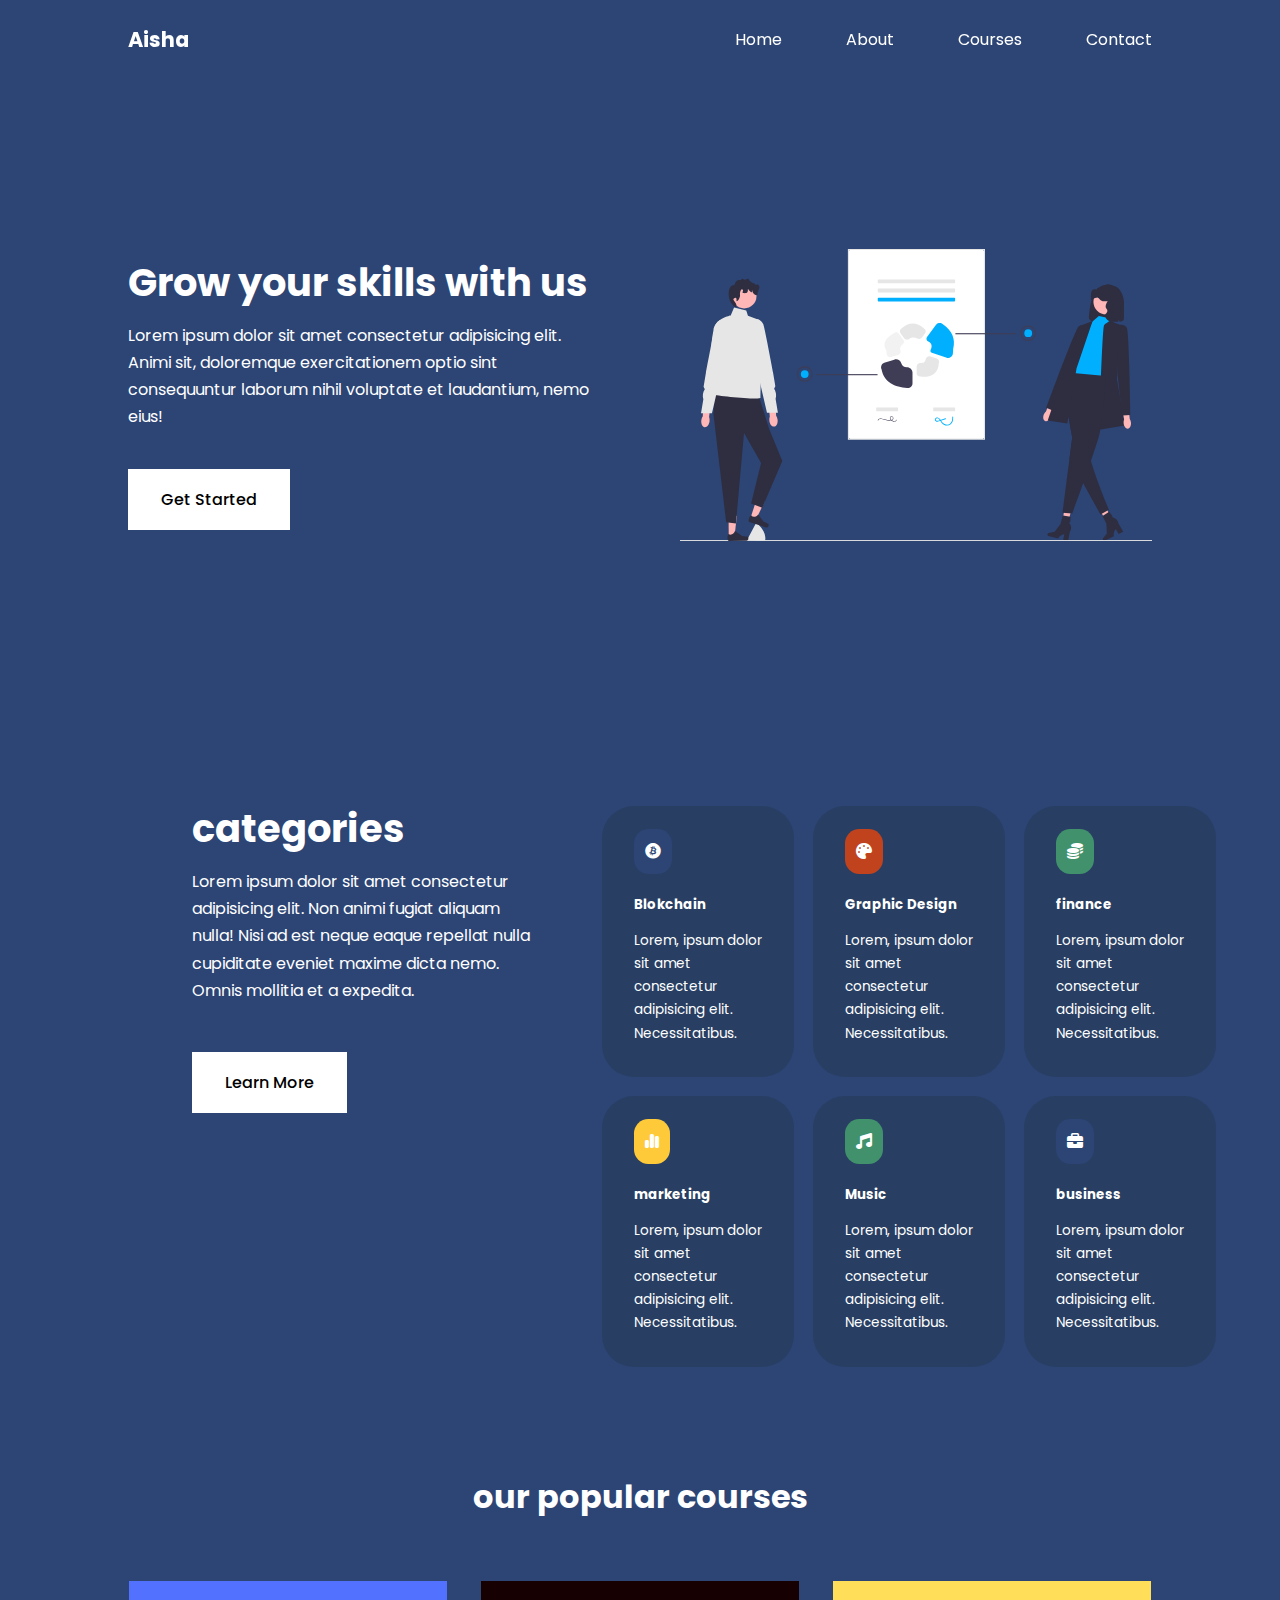
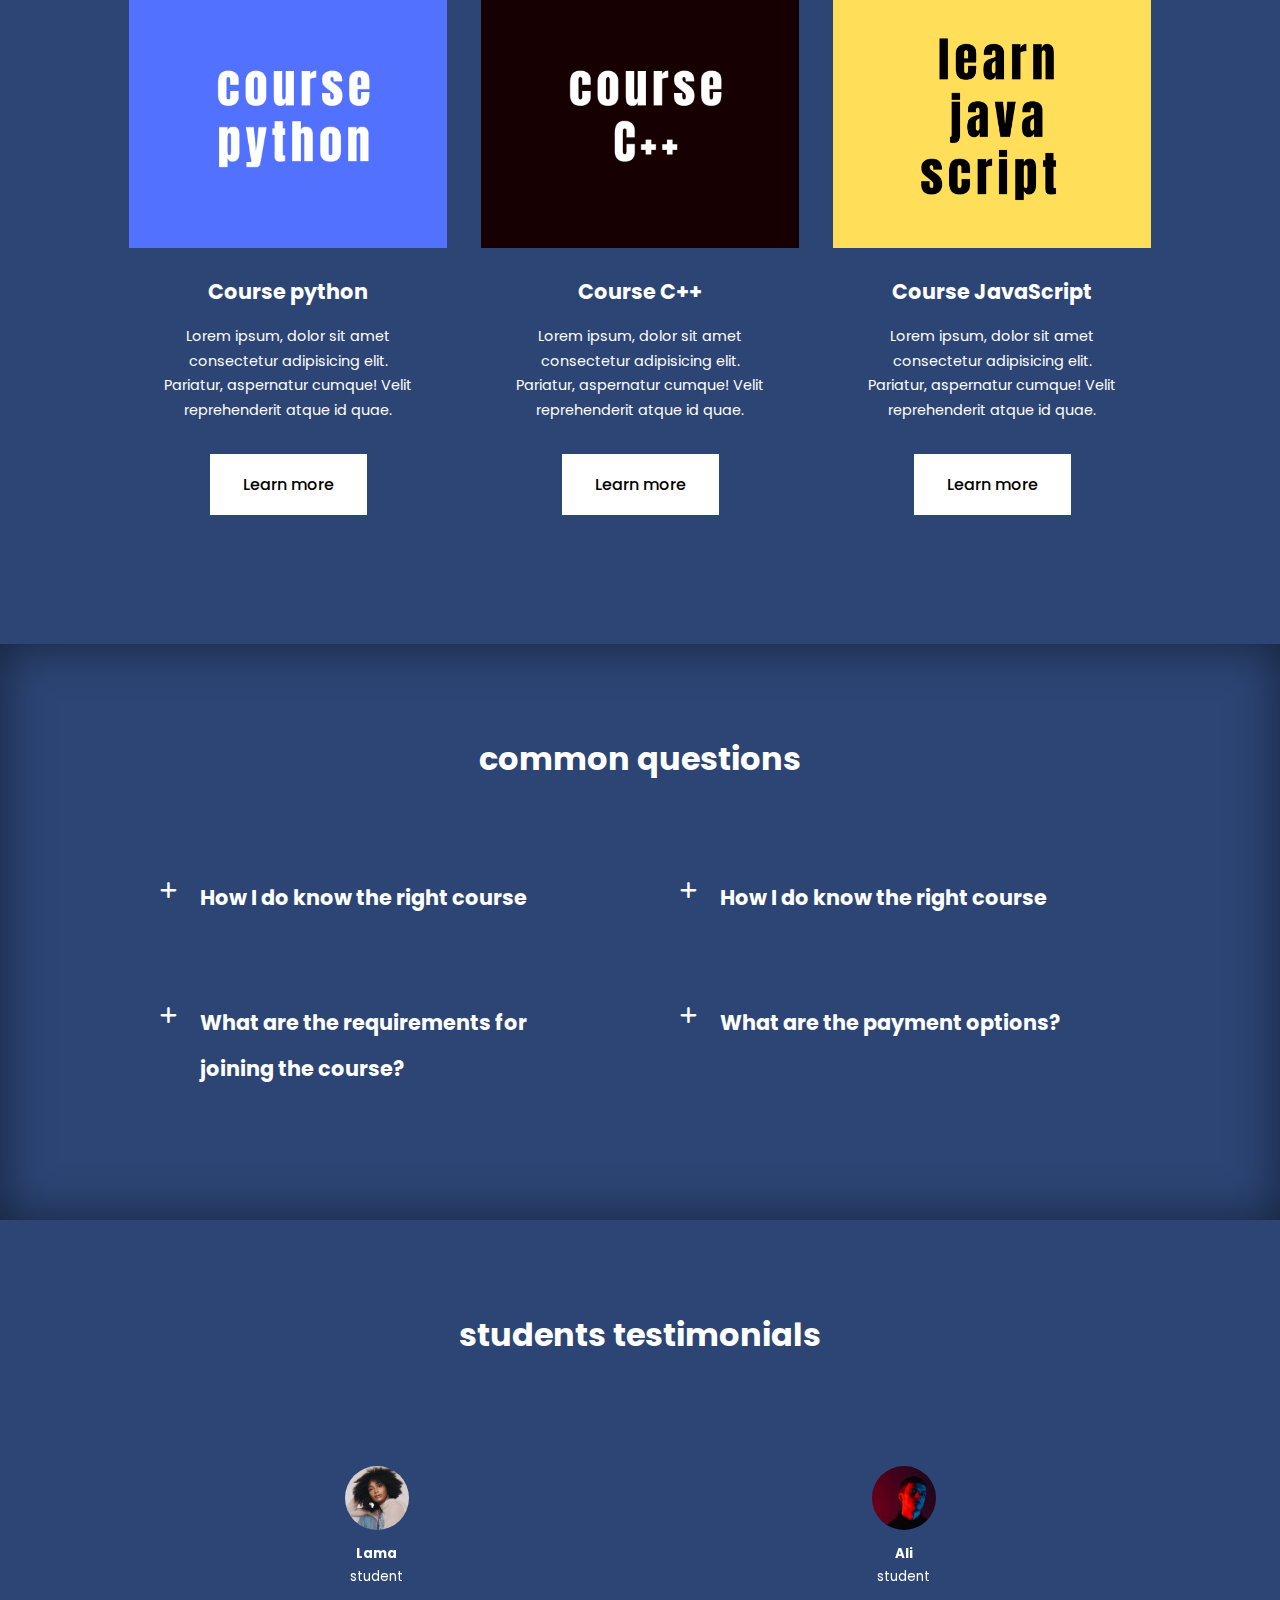
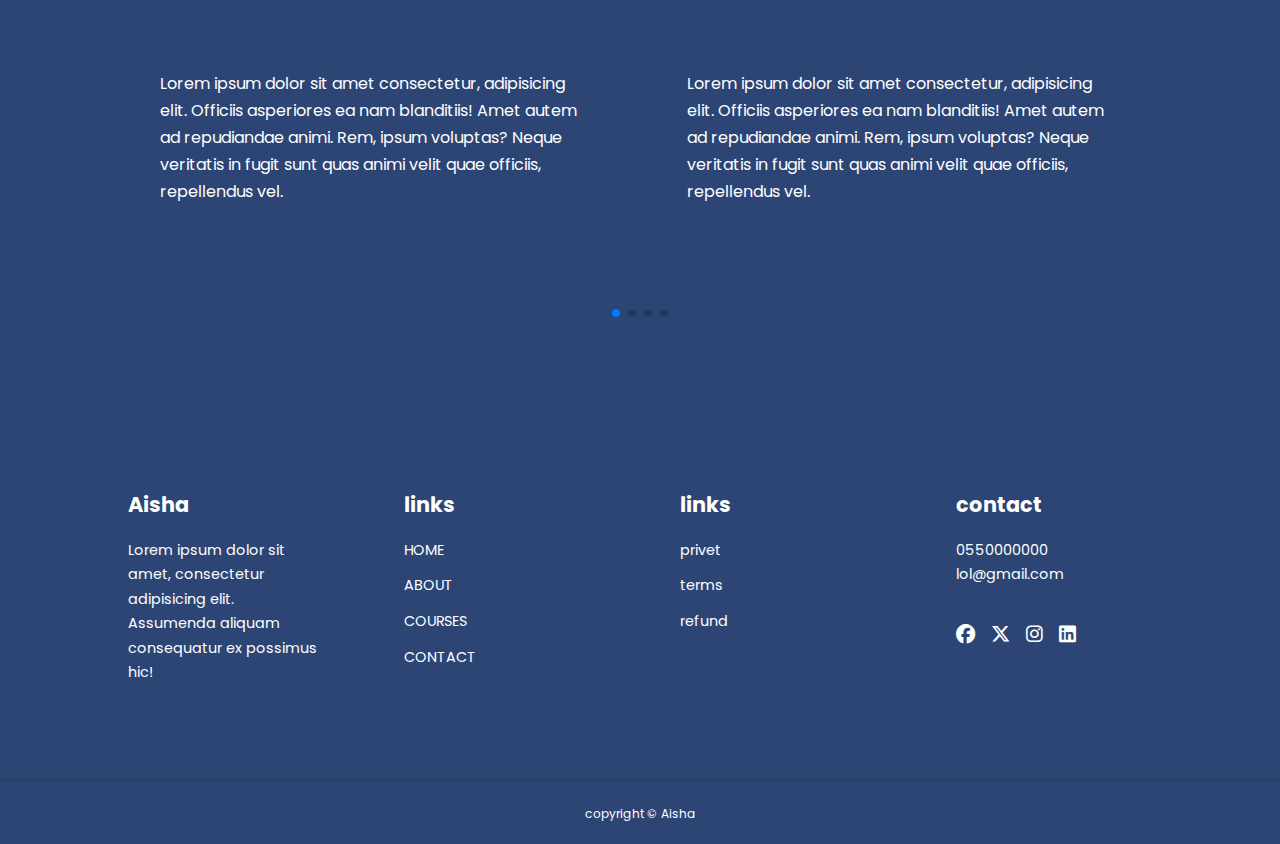
<file: index.html>
<!DOCTYPE html>
<html lang="en">
<head>
  <meta charset="UTF-8">
  <meta name="viewport" content="width=device-width, initial-scale=1.0">
  <title>Code Academy</title>

  <link rel="stylesheet" href="https://cdnjs.cloudflare.com/ajax/libs/font-awesome/6.5.1/css/all.min.css">
  <link rel="stylesheet" href="style.css">
  <link rel="stylesheet" href="https://unpkg.com/swiper/swiper-bundle.min.css" />

</head>
<body>
  <nav>
    <div class="container  nav-container">
      <a href="index.html"><h4>Aisha</h4></a>
      <ul class="nav-mnue">
        <li><a href="index.html">Home</a></li>
        <li><a href="about.html">About</a></li>
        <li><a href="course.html">Courses</a></li>
        <li><a href="contact.html">Contact</a></li>
      </ul>
      <button id="open-menu-btn"><i class="fa-solid fa-bars"></i></button>
      <button id="close-menu-btn"><i class="fa-solid fa-xmark"></i></button>
    </div>
  </nav>
  <header>
    <div class="container header-container">
      <div class="header-left">
        <h1>Grow your skills with us  </h1>
        <p>Lorem ipsum dolor sit amet consectetur adipisicing elit. Animi sit, doloremque exercitationem optio sint consequuntur laborum nihil voluptate et laudantium, nemo eius!

        </p>
        <a href="course.html" class="btn btn-primary">Get Started</a>
      </div>

      <div class="header-right">
        <div class="header-right-img">
          <img src="./images/header2.svg" alt="">
        </div>

      </div>
    </div>
  </header>


  <!----------- End headear -------->
 

  <!------ Start categories --------->

  <section class="catoegories">
    <div class="container categories-container">
      <div class="categories-left">
        <h1>categories</h1>
        <p>
          Lorem ipsum dolor sit amet consectetur adipisicing elit. Non animi fugiat aliquam nulla! Nisi ad est neque eaque repellat nulla cupiditate eveniet maxime dicta nemo. Omnis mollitia et a expedita.

        </p>
        <a href="#" class="btn">Learn More </a>
      </div>
      <div class="categories-right">
        <article class="catogory">
          <span class="categories-icon"><i class="fa-brands fa-bitcoin"></i> </span>
          <h5>Blokchain</h5>
          <p>Lorem, ipsum dolor sit amet consectetur adipisicing elit. Necessitatibus.</p>
        </article>

        <article class="catogory">
          <span class="categories-icon"><i class="fa-solid fa-palette"></i></span>
          <h5>Graphic Design</h5>
          <p>Lorem, ipsum dolor sit amet consectetur adipisicing elit. Necessitatibus.</p>
        </article>


        <article class="catogory">
          <span class="categories-icon"><i class="fa-solid fa-coins"></i></i> </span>
          <h5>finance</h5>
          <p>Lorem, ipsum dolor sit amet consectetur adipisicing elit. Necessitatibus.</p>
        </article>


        <article class="catogory">
          <span class="categories-icon"><i class="fa-solid fa-chart-simple"></i> </span>
          <h5>marketing</h5>
          <p>Lorem, ipsum dolor sit amet consectetur adipisicing elit. Necessitatibus.</p>
        </article>


        <article class="catogory">
          <span class="categories-icon"><i class="fa-solid fa-music"></i> </span>
          <h5>Music</h5>
          <p>Lorem, ipsum dolor sit amet consectetur adipisicing elit. Necessitatibus.</p>
        </article>


        <article class="catogory">
          <span class="categories-icon"><i class="fa-solid fa-briefcase"></i></span>
          <h5>business</h5>
          <p>Lorem, ipsum dolor sit amet consectetur adipisicing elit. Necessitatibus.</p>
        </article>

      </div>
    </div>
  </section>

  <!------ End categories --------->
  
  <!------ Start courses --------->
  <section class="courses">
    <h2>our popular courses</h2>
    <div class="container courses-container">
      <article class="course">
        <div class="courses-img">
          <img src="./images/course333.png" alt="">
        </div>
        <div class="courses-info">
          <h4>Course python</h4>
        <p>Lorem ipsum, dolor sit amet consectetur adipisicing elit. Pariatur, aspernatur cumque! Velit reprehenderit atque id quae.

        </p>
        <a href="course.html" class="btn btn-primary">Learn more</a>
        </div>
        

      </article>


      <article class="course">
        <div class="courses-img">
          <img src="./images/course44.png" alt="">
        </div>
        <div class="courses-info">
          <h4>Course C++</h4>
        <p>Lorem ipsum, dolor sit amet consectetur adipisicing elit. Pariatur, aspernatur cumque! Velit reprehenderit atque id quae.

        </p>
        <a href="course.html" class="btn btn-primary">Learn more</a>
        </div>
      </article>


      <article class="course">
        <div class="courses-img">
          <img src="./images/course22.png" alt="">
        </div>
        <div class="courses-info">
          <h4>Course JavaScript</h4>
        <p>Lorem ipsum, dolor sit amet consectetur adipisicing elit. Pariatur, aspernatur cumque! Velit reprehenderit atque id quae.

        </p>
        <a href="course.html" class="btn btn-primary">Learn more</a>
        </div>

      </article>


      
    </div>
  </section>

  <!------ End courses --------->

  
  <!------ start faqs --------->
  <section class="faqs">
    <h2>common questions</h2>
    <div class="container faqs-container">
      <article class="faq">
        <div class="faq-icon">
          <i class="fa-solid fa-plus"></i>
        </div>
        <div class="question-answer">
          <h4>How I do know the right course</h4>
          <p>
            Lorem ipsum dolor sit amet consectetur adipisicing elit. Doloremque in ratione itaque nesciunt ducimus minus nobis quia et dignissimos quam.

          </p>

        </div>
      </article>
      

      <article class="faq">
        <div class="faq-icon">
          <i class="fa-solid fa-plus"></i>
        </div>
        <div class="question-answer">
          <h4>How I do know the right course</h4>
          <p>
            Lorem ipsum dolor sit amet consectetur adipisicing elit. Doloremque in ratione itaque nesciunt ducimus minus nobis quia et dignissimos quam.

          </p>

        </div>
      </article>

      <article class="faq">
        <div class="faq-icon">
          <i class="fa-solid fa-plus"></i>
        </div>
        <div class="question-answer">
          <h4>What are the requirements for joining the course?</h4>
          <p >
            Lorem ipsum dolor sit amet consectetur adipisicing elit. Doloremque in ratione itaque nesciunt ducimus minus nobis quia et dignissimos quam.

          </p>

        </div>
      </article>

      <article class="faq">
        <div class="faq-icon">
          <i class="fa-solid fa-plus"></i>
        </div>
        <div class="question-answer">
          <h4>What are the payment options?</h4>
          <p>
            Lorem ipsum dolor sit amet consectetur adipisicing elit. Doloremque in ratione itaque nesciunt ducimus minus nobis quia et dignissimos quam.

          </p>

        </div>
      </article>
    </div>
  </section>


  <!------ End faqs --------->
  <!------ start testimonials --------->
  <section class="container testimoials-container mySwiper">
    <h2>students testimonials</h2>
    <div class="swiper-wrapper">
      <article class="testimonial swiper-slide">
        <div class="avater">
          <img src="./images/avatar1.jpg" alt="">
        </div>

        <div class="testimonial-info">
          <h5>Lama</h5>
          <small>student</small>
        </div>

        <div class="testimonial-body">
          <p>
            Lorem ipsum dolor sit amet consectetur, adipisicing elit. Officiis asperiores ea nam blanditiis! Amet autem ad repudiandae animi. Rem, ipsum voluptas? Neque veritatis in fugit sunt quas animi velit quae officiis, repellendus vel.

          </p>
        </div>

      </article>

      <article class="testimonial swiper-slide">
        <div class="avater">
          <img src="./images/avatar2.jpg" alt="">
        </div>

        <div class="testimonial-info">
          <h5>Ali</h5>
          <small>student</small>
        </div>

        <div class="testimonial-body">
          <p>
            Lorem ipsum dolor sit amet consectetur, adipisicing elit. Officiis asperiores ea nam blanditiis! Amet autem ad repudiandae animi. Rem, ipsum voluptas? Neque veritatis in fugit sunt quas animi velit quae officiis, repellendus vel.
            
          </p>
        </div>

      </article>

      <article class="testimonial swiper-slide">
        <div class="avater">
          <img src="./images/avatar3.jpg" alt="">
        </div>

        <div class="testimonial-info">
          <h5>Saad</h5>
          <small>student</small>
        </div>

        <div class="testimonial-body">
          <p>
            Lorem ipsum dolor sit amet consectetur, adipisicing elit. Officiis asperiores ea nam blanditiis! Amet autem ad repudiandae animi. Rem, ipsum voluptas? Neque veritatis in fugit sunt quas animi velit quae officiis, repellendus vel.
            
          </p>
        </div>

      </article>

      <article class="testimonial swiper-slide">
        <div class="avater">
          <img src="./images/avatar4.jpg" alt="">
        </div>

        <div class="testimonial-info">
          <h5>Somayah</h5>
          <small>student</small>
        </div>

        <div class="testimonial-body">
          <p>
            Lorem ipsum dolor sit amet consectetur, adipisicing elit. Officiis asperiores ea nam blanditiis! Amet autem ad repudiandae animi. Rem, ipsum voluptas? Neque veritatis in fugit sunt quas animi velit quae officiis, repellendus vel.
            
          </p>
        </div>

      </article>

      <article class="testimonial swiper-slide">
        <div class="avater">
          <img src="./images/avatar5.jpg" alt="">
        </div>

        <div class="testimonial-info">
          <h5>Sara</h5>
          <small>student</small>
        </div>

        <div class="testimonial-body">
          <p>
            Lorem ipsum dolor sit amet consectetur, adipisicing elit. Officiis asperiores ea nam blanditiis! Amet autem ad repudiandae animi. Rem, ipsum voluptas? Neque veritatis in fugit sunt quas animi velit quae officiis, repellendus vel.
            
          </p>
        </div>
      </article>
    </div>
    <div class="swiper-pagination"></div>

  </section>
  <!------ End testimonials --------->


  <footer class="footer">
    <div class="container footer-container">
      <div class="footer-1">
        <a href="index.html" class="footer-logo"><h4>Aisha</h4></a>
        <p>
          Lorem ipsum dolor sit amet, consectetur adipisicing elit. Assumenda aliquam consequatur ex possimus hic!

        </p>
      </div>
       <div class="footer-2">
        <h4>links</h4>
        <ul class="links">
          <li><a href="index.html">HOME</a></li>
          <li><a href="about.html">ABOUT</a></li>
          <li><a href="course.html">COURSES</a></li>
          <li><a href="contact.html">CONTACT</a></li>

        </ul>
       </div>


       <div class="footer-3">
        <h4>links</h4>
        <ul class="primacy">
          <li><a href="#">privet</a></li>
          <li><a href="#">terms</a></li>
          <li><a href="#">refund</a></li>
        </ul>
       </div>

       <div class="footer-4">
        <h4>contact</h4>
        <div>
          <p>0550000000</p>
          <p>lol@gmail.com</p>
        </div>
        <ul class="footer-social">
          <li>
            <a href="#"><i class="fa-brands fa-facebook"></i></a>
          </li>
          <li>
            <a href="#"><i class="fa-brands fa-x-twitter"></i></a>
          </li>
          <li>
            <a href="#"><i class="fa-brands fa-instagram"></i></a>
          </li>
          <li>
            <a href="#"><i class="fa-brands fa-linkedin"></i></a>
          </li>
        </ul>
       </div>
    </div>
    <div class="footer-copyright">
      <small>copyright &copy; Aisha</small>
     </div>

  </footer>












  <script src="https://unpkg.com/swiper/swiper-bundle.min.js"></script>
  <script src="main.js"></script>
  <script>
    var swiper = new Swiper(".mySwiper", {
      slidesPerView: 1,
      spaceBetween: 30,
      pagination: {
        el: ".swiper-pagination",
        clickable: true,
      },
      //when window width is >=600px
      breakpoints:{
        600:{
          slidesPerView: 2
        }
      }
    });
  </script>
</body>
</html>
</file>
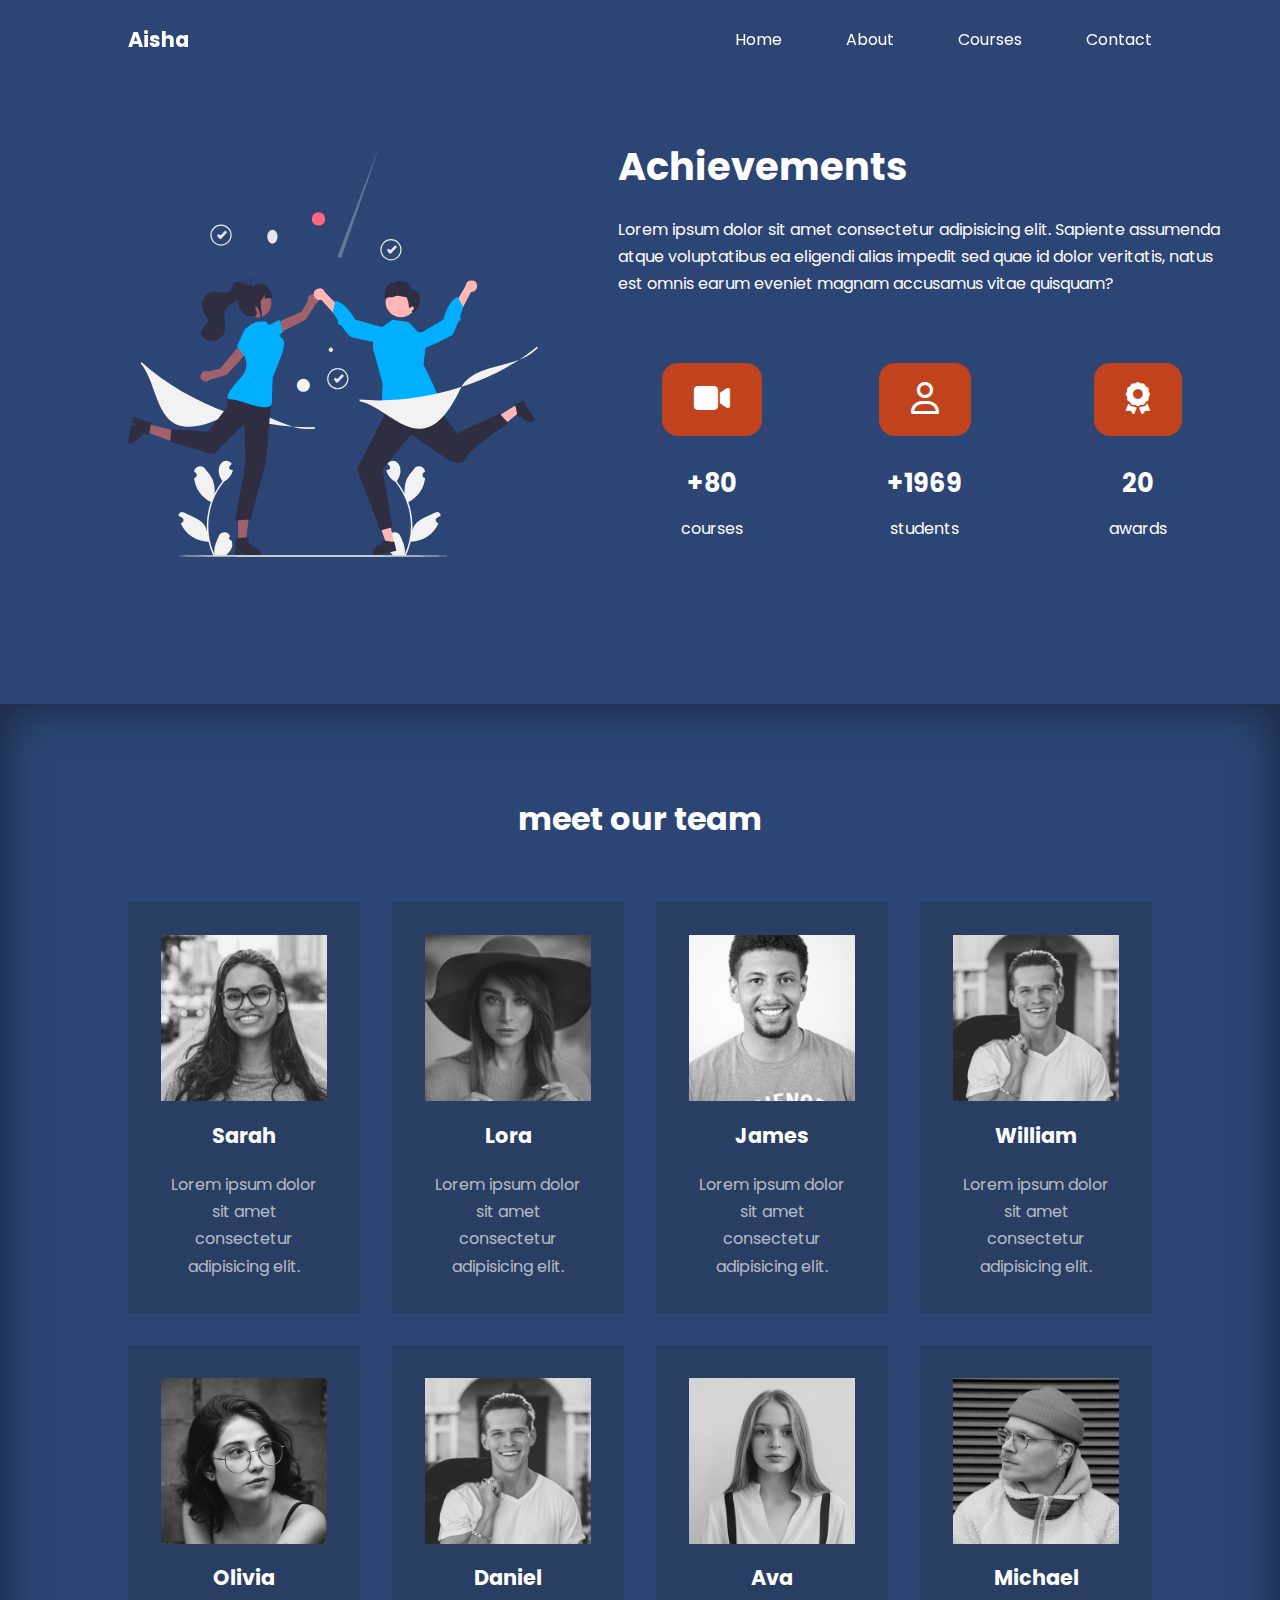
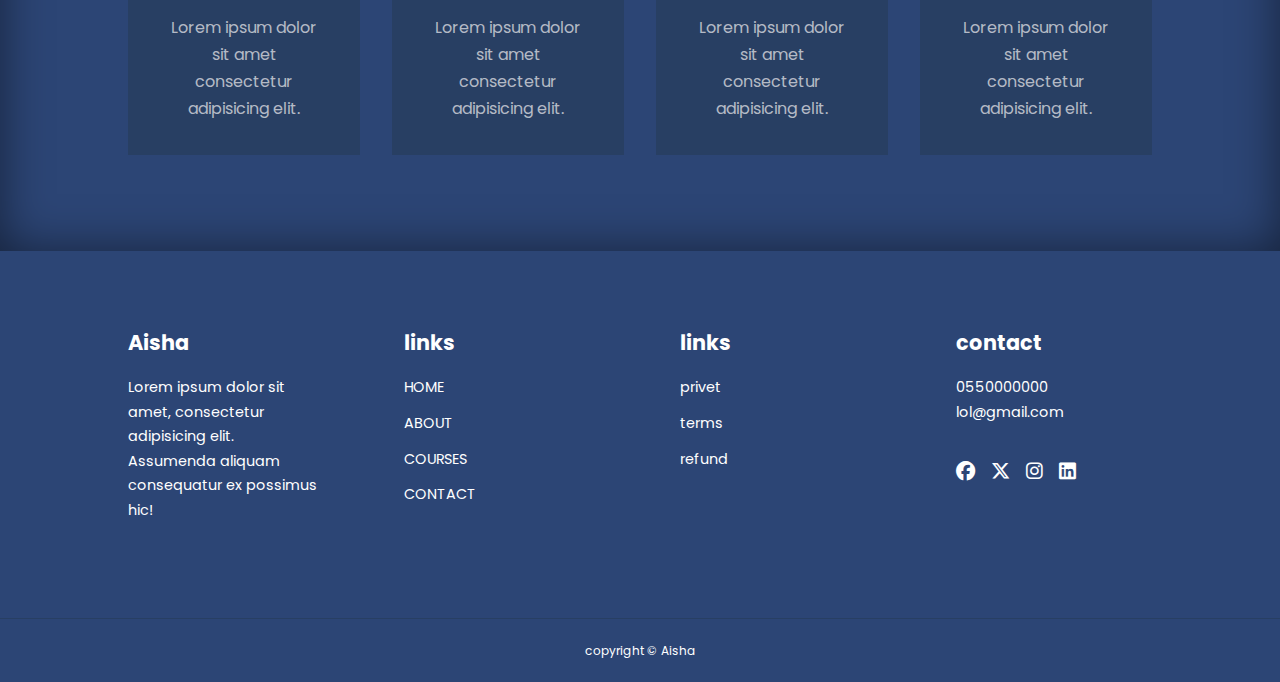
<file: about.html>
<!DOCTYPE html>
<html lang="en">

<head>
  <meta charset="UTF-8">
  <meta name="viewport" content="width=device-width, initial-scale=1.0">
  <title>Code Academy</title>

  <link rel="stylesheet" href="https://cdnjs.cloudflare.com/ajax/libs/font-awesome/6.5.1/css/all.min.css">
  <link rel="stylesheet" href="style.css">
  <link rel="stylesheet" href="./style/about.css">

</head>

<body>
  <nav>
    <div class="container  nav-container">
      <a href="index.html">
        <h4>Aisha</h4>
      </a>
      <ul class="nav-mnue">
        <li><a href="index.html">Home</a></li>
        <li><a href="about.html">About</a></li>
        <li><a href="course.html">Courses</a></li>
        <li><a href="contact.html">Contact</a></li>
      </ul>
      <button id="open-menu-btn"><i class="fa-solid fa-bars"></i></button>
      <button id="close-menu-btn"><i class="fa-solid fa-xmark"></i></button>
    </div>
  </nav>

  <!--------------- Achievment------------------>
  <section class="about-achievments">
    <div class="container about-achievments-container ">
      <div class="about-achievments-left">
        <img src="./images/about.svg" alt="">
      </div>

      <div class="about-achievments-right">
        <h1>
          Achievements
        </h1>
        <p>Lorem ipsum dolor sit amet consectetur adipisicing elit.
          Sapiente assumenda atque voluptatibus ea eligendi alias impedit sed quae
          id dolor veritatis,
          natus est omnis earum eveniet magnam accusamus vitae quisquam?
        </p>
        <div class="achievments-cards">

          <article class="achievments-card">
            <span class="achievments-icon"><i class="fa-solid fa-video"></i></span>
            <h3>+80</h3>
            <p>courses</p>
          </article>


          <article class="achievments-card">
            <span class="achievments-icon"><i class="fa-regular fa-user"></i></i></span>
            <h3>+1969</h3>
            <p>students</p>
          </article>

          <article class="achievments-card">
            <span class="achievments-icon"><i class="fa-solid fa-award"></i></span>
            <h3>20</h3>
            <p>awards</p>
          </article>
        </div>


      </div>

  </section>

  <!--------------- End Achievment------------------>
  <!--------------- start team------------------>

  <section class="team">
    <h2>meet our team</h2>
    <div class="container team-container">
      <article class="team-member">
        <div class="team-member-img">
          <img src="./images/tm2.jpg" alt="">
        </div>
        <div class="team-member-info">
          <h4>Sarah</h4>
          <p>Lorem ipsum dolor sit amet consectetur adipisicing elit.</p>
        </div>
        <div class="team-membr-socials">
          <a href="http://instagrem.com" target="_blank"><i class="fa-brands fa-instagram"></i></a>
          <a href="http://twitter.com" target="_blank"><i class="fa-brands fa-x-twitter"></i></a>
          <a href="http://linkedin.com" target="_blank"><i class="fa-brands fa-linkedin"></i></i></a>
        </div>
      </article>

      <article class="team-member">
        <div class="team-member-img">
          <img src="./images/tm3.jpg" alt="">
        </div>
        <div class="team-member-info">
          <h4>Lora</h4>
          <p>Lorem ipsum dolor sit amet consectetur adipisicing elit.</p>
        </div>
        <div class="team-membr-socials">
          <a href="http://instagrem.com" target="_blank"><i class="fa-brands fa-instagram"></i></a>
          <a href="http://twitter.com" target="_blank"><i class="fa-brands fa-x-twitter"></i></a>
          <a href="http://linkedin.com" target="_blank"><i class="fa-brands fa-linkedin"></i></i></a>
        </div>
      </article>


      <article class="team-member">
        <div class="team-member-img">
          <img src="./images/tm4.jpg" alt="">
        </div>
        <div class="team-member-info">
          <h4>James</h4>
          <p>Lorem ipsum dolor sit amet consectetur adipisicing elit.</p>
        </div>
        <div class="team-membr-socials">
          <a href="http://instagrem.com" target="_blank"><i class="fa-brands fa-instagram"></i></a>
          <a href="http://twitter.com" target="_blank"><i class="fa-brands fa-x-twitter"></i></a>
          <a href="http://linkedin.com" target="_blank"><i class="fa-brands fa-linkedin"></i></i></a>
        </div>
      </article>

      <article class="team-member">
        <div class="team-member-img">
          <img src="./images/tm6.jpg" alt="">
        </div>
        <div class="team-member-info">
          <h4>William</h4>
          <p>Lorem ipsum dolor sit amet consectetur adipisicing elit.</p>
        </div>
        <div class="team-membr-socials">
          <a href="http://instagrem.com" target="_blank"><i class="fa-brands fa-instagram"></i></a>
          <a href="http://twitter.com" target="_blank"><i class="fa-brands fa-x-twitter"></i></a>
          <a href="http://linkedin.com" target="_blank"><i class="fa-brands fa-linkedin"></i></i></a>
        </div>
      </article>

      <article class="team-member">
        <div class="team-member-img">
          <img src="./images/tm5.jpg" alt="">
        </div>
        <div class="team-member-info">
          <h4>Olivia</h4>
          <p>Lorem ipsum dolor sit amet consectetur adipisicing elit.</p>
        </div>
        <div class="team-membr-socials">
          <a href="http://instagrem.com" target="_blank"><i class="fa-brands fa-instagram"></i></a>
          <a href="http://twitter.com" target="_blank"><i class="fa-brands fa-x-twitter"></i></a>
          <a href="http://linkedin.com" target="_blank"><i class="fa-brands fa-linkedin"></i></i></a>
        </div>
      </article>

      <article class="team-member">
        <div class="team-member-img">
          <img src="./images/tm6.jpg" alt="">
        </div>
        <div class="team-member-info">
          <h4>Daniel</h4>
          <p>Lorem ipsum dolor sit amet consectetur adipisicing elit.</p>
        </div>
        <div class="team-membr-socials">
          <a href="http://instagrem.com" target="_blank"><i class="fa-brands fa-instagram"></i></a>
          <a href="http://twitter.com" target="_blank"><i class="fa-brands fa-x-twitter"></i></a>
          <a href="http://linkedin.com" target="_blank"><i class="fa-brands fa-linkedin"></i></i></a>
        </div>
      </article>

      <article class="team-member">
        <div class="team-member-img">
          <img src="./images/tm7.jpg" alt="">
        </div>
        <div class="team-member-info">
          <h4>Ava</h4>
          <p>Lorem ipsum dolor sit amet consectetur adipisicing elit.</p>
        </div>
        <div class="team-membr-socials">
          <a href="http://instagrem.com" target="_blank"><i class="fa-brands fa-instagram"></i></a>
          <a href="http://twitter.com" target="_blank"><i class="fa-brands fa-x-twitter"></i></a>
          <a href="http://linkedin.com" target="_blank"><i class="fa-brands fa-linkedin"></i></i></a>
        </div>
      </article>

      <article class="team-member">
        <div class="team-member-img">
          <img src="./images/tm8.jpg" alt="">
        </div>
        <div class="team-member-info">
          <h4>Michael</h4>
          <p>Lorem ipsum dolor sit amet consectetur adipisicing elit.</p>
        </div>
        <div class="team-membr-socials">
          <a href="http://instagrem.com" target="_blank"><i class="fa-brands fa-instagram"></i></a>
          <a href="http://twitter.com" target="_blank"><i class="fa-brands fa-x-twitter"></i></a>
          <a href="http://linkedin.com" target="_blank"><i class="fa-brands fa-linkedin"></i></i></a>
        </div>
      </article>

    </div>
  </section>













  <!--------------- end team------------------>









  <footer class="footer">
    <div class="container footer-container">
      <div class="footer-1">
        <a href="index.html" class="footer-logo">
          <h4>Aisha</h4>
        </a>
        <p>
          Lorem ipsum dolor sit amet, consectetur adipisicing elit. Assumenda aliquam consequatur ex possimus hic!

        </p>
      </div>
      <div class="footer-2">
        <h4>links</h4>
        <ul class="links">
          <li><a href="index.html">HOME</a></li>
          <li><a href="about.html">ABOUT</a></li>
          <li><a href="course.html">COURSES</a></li>
          <li><a href="contact.html">CONTACT</a></li>

        </ul>
      </div>


      <div class="footer-3">
        <h4>links</h4>
        <ul class="primacy">
          <li><a href="#">privet</a></li>
          <li><a href="#">terms</a></li>
          <li><a href="#">refund</a></li>
        </ul>
      </div>

      <div class="footer-4">
        <h4>contact</h4>
        <div>
          <p>0550000000</p>
          <p>lol@gmail.com</p>
        </div>
        <ul class="footer-social">
          <li>
            <a href="#"><i class="fa-brands fa-facebook"></i></a>
          </li>
          <li>
            <a href="#"><i class="fa-brands fa-x-twitter"></i></a>
          </li>
          <li>
            <a href="#"><i class="fa-brands fa-instagram"></i></a>
          </li>
          <li>
            <a href="#"><i class="fa-brands fa-linkedin"></i></a>
          </li>
        </ul>
      </div>
    </div>
    <div class="footer-copyright">
      <small>copyright &copy; Aisha</small>
    </div>

  </footer>


  <script src="main.js"></script>
</body>

</html>
</file>
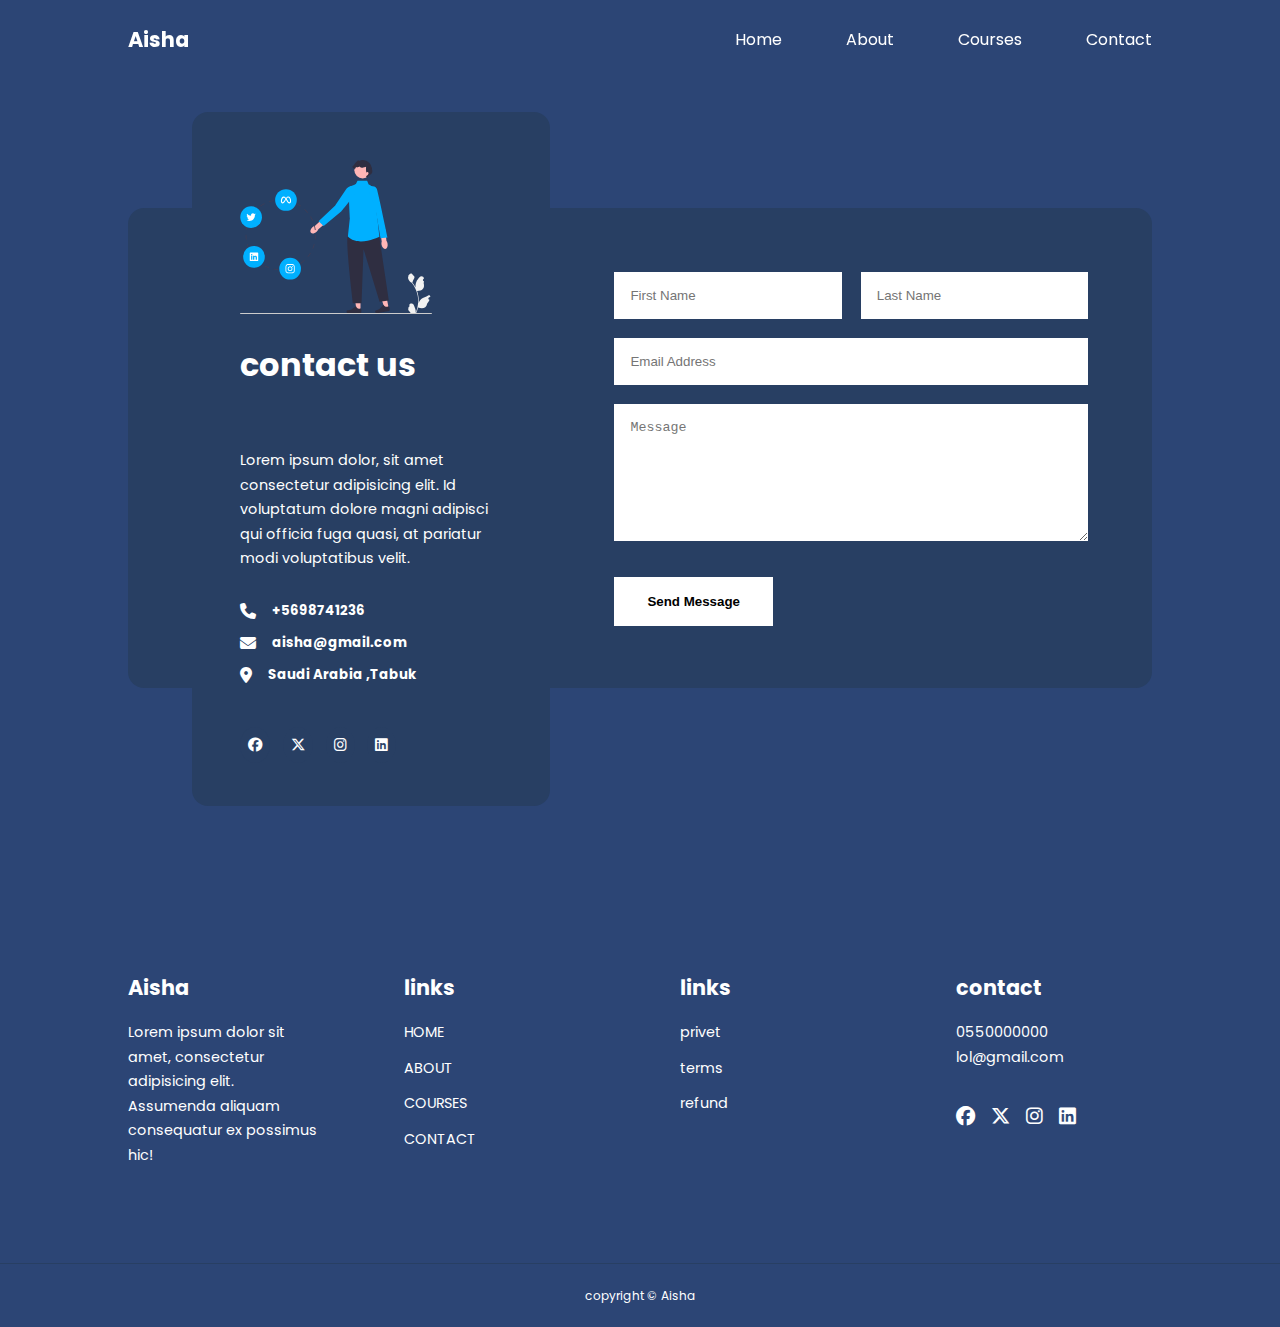
<file: contact.html>
<!DOCTYPE html>
<html lang="en">

<head>
  <meta charset="UTF-8">
  <meta name="viewport" content="width=device-width, initial-scale=1.0">
  <title>Code Academy</title>

  <link rel="stylesheet" href="https://cdnjs.cloudflare.com/ajax/libs/font-awesome/6.5.1/css/all.min.css">
  <link rel="stylesheet" href="style.css">
  <link rel="stylesheet" href="./style/contact.css">

</head>

<body>
  <nav>
    <div class="container  nav-container">
      <a href="index.html">
        <h4>Aisha</h4>
      </a>
      <ul class="nav-mnue">
        <li><a href="index.html">Home</a></li>
        <li><a href="about.html">About</a></li>
        <li><a href="course.html">Courses</a></li>
        <li><a href="contact.html">Contact</a></li>
      </ul>
      <button id="open-menu-btn"><i class="fa-solid fa-bars"></i></button>
      <button id="close-menu-btn"><i class="fa-solid fa-xmark"></i></button>
    </div>
  </nav>

  <section class="contact">
    <div class="container contact-container">
      <aside class="contact-aside">
        <div class="aside-img">
          <img src="./images/contact2.svg" alt="">
        </div>
        <h2>contact us</h2>
        <p>
          Lorem ipsum dolor, sit amet consectetur adipisicing elit. Id voluptatum dolore magni adipisci qui officia fuga quasi, at pariatur modi voluptatibus velit.

        </p>
        <ul class="contact-details">
          <li>
            <i class="fa-solid fa-phone"></i>
            <h5>+5698741236</h5>
          </li>
          <li>
            <i class="fa-solid fa-envelope"></i>
            <h5>aisha@gmail.com</h5>
          </li>
          <li>
            <i class="fa-solid fa-location-dot"></i>
            <h5>Saudi Arabia ,Tabuk</h5>
          </li>
        </ul>
        <ul class="contact-socials">
          <li> <a href="#"><i class="fa-brands fa-facebook"></i></a></li>
          <li> <a href="#"><i class="fa-brands fa-x-twitter"></i></a></li>
          <li> <a href="#"><i class="fa-brands fa-instagram"></i></a></li>
          <li> <a href="#"><i class="fa-brands fa-linkedin"></i></a></li>

        </ul>
      </aside>

      <form  action="https://formspree.io/f/mleqgrpp" method="POST" class="contact-form">
        <div class="form-name">
          <input type="text" name="First Name" placeholder="First Name" required>
          <input type="text" name="Last Name" placeholder="Last Name" required>
        </div>
        <input type="email" name="Email Address" placeholder="Email Address" required>
        <textarea name="Message"  rows="7" placeholder="Message" required></textarea>
        <button type="submit" class="btn btn-primary"> Send Message</button>

      </form>
    </div>

  </section>

















<footer class="footer">
  <div class="container footer-container">
    <div class="footer-1">
      <a href="index.html" class="footer-logo">
        <h4>Aisha</h4>
      </a>
      <p>
        Lorem ipsum dolor sit amet, consectetur adipisicing elit. Assumenda aliquam consequatur ex possimus hic!

      </p>
    </div>
    <div class="footer-2">
      <h4>links</h4>
      <ul class="links">
        <li><a href="index.html">HOME</a></li>
        <li><a href="about.html">ABOUT</a></li>
        <li><a href="course.html">COURSES</a></li>
        <li><a href="contact.html">CONTACT</a></li>

      </ul>
    </div>


    <div class="footer-3">
      <h4>links</h4>
      <ul class="primacy">
        <li><a href="#">privet</a></li>
        <li><a href="#">terms</a></li>
        <li><a href="#">refund</a></li>
      </ul>
    </div>

    <div class="footer-4">
      <h4>contact</h4>
      <div>
        <p>0550000000</p>
        <p>lol@gmail.com</p>
      </div>
      <ul class="footer-social">
        <li>
          <a href="#"><i class="fa-brands fa-facebook"></i></a>
        </li>
        <li>
          <a href="#"><i class="fa-brands fa-x-twitter"></i></a>
        </li>
        <li>
          <a href="#"><i class="fa-brands fa-instagram"></i></a>
        </li>
        <li>
          <a href="#"><i class="fa-brands fa-linkedin"></i></a>
        </li>
      </ul>
    </div>
  </div>
  <div class="footer-copyright">
    <small>copyright &copy; Aisha</small>
  </div>

</footer>


<script src="main.js"></script>
</body>

</html>
</file>
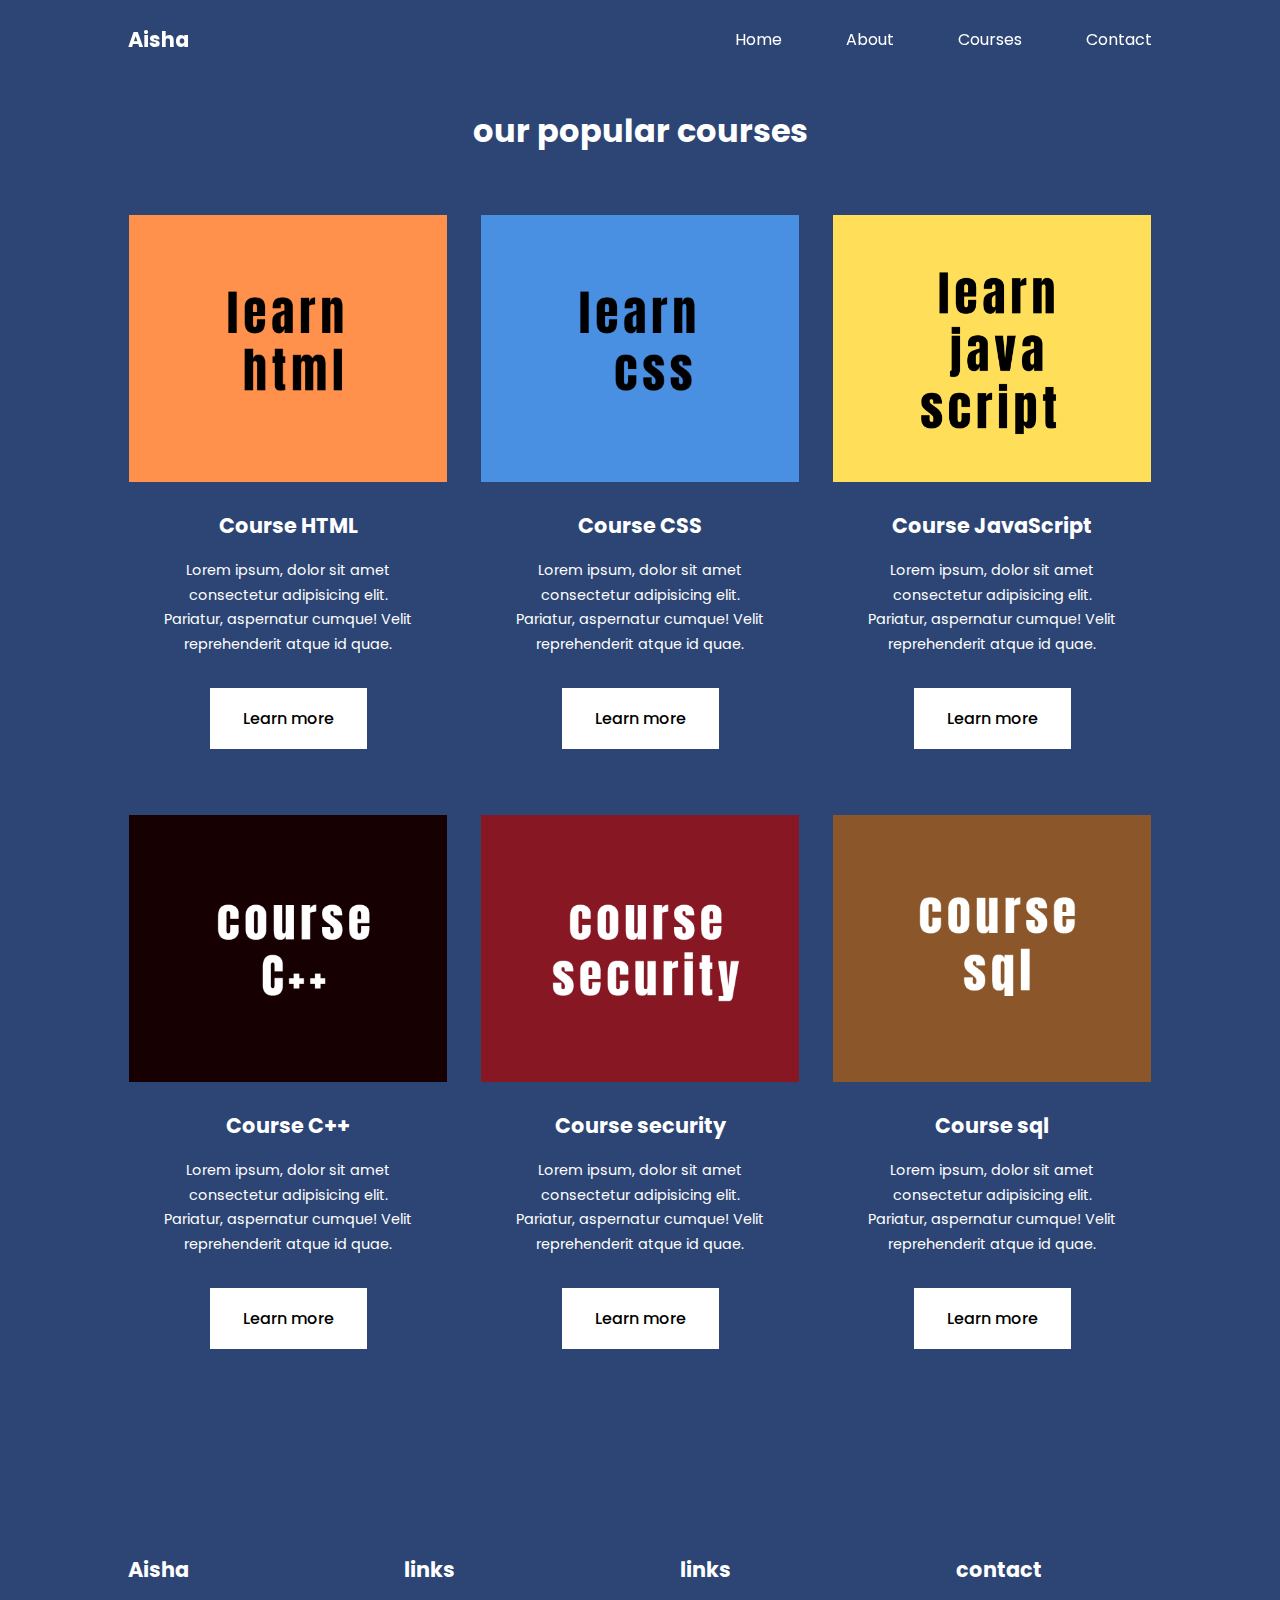
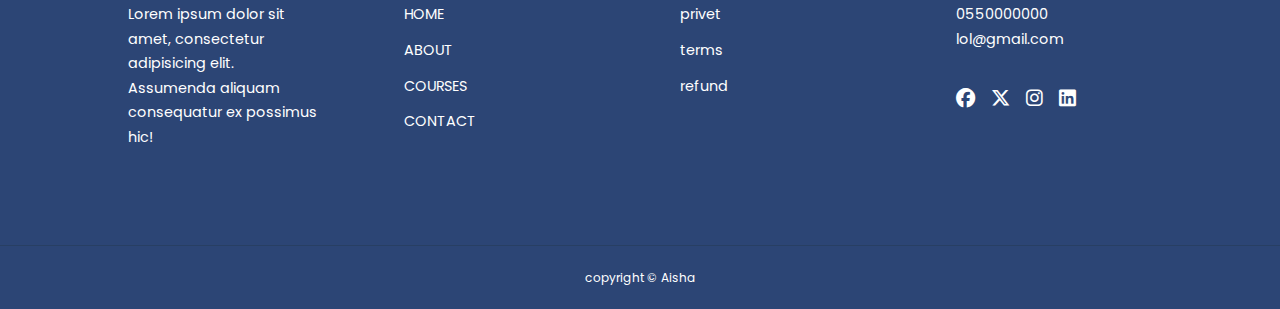
<file: course.html>
<!DOCTYPE html>
<html lang="en">

<head>
  <meta charset="UTF-8">
  <meta name="viewport" content="width=device-width, initial-scale=1.0">
  <title>Code Academy</title>

  <link rel="stylesheet" href="https://cdnjs.cloudflare.com/ajax/libs/font-awesome/6.5.1/css/all.min.css">
  <link rel="stylesheet" href="style.css">
  
  <style>
    .courses{
      margin-top: 1rem;
    }
  </style>
</head>

<body>
  <nav>
    <div class="container  nav-container">
      <a href="index.html">
        <h4>Aisha</h4>
      </a>
      <ul class="nav-mnue">
        <li><a href="index.html">Home</a></li>
        <li><a href="about.html">About</a></li>
        <li><a href="course.html">Courses</a></li>
        <li><a href="contact.html">Contact</a></li>
      </ul>
      <button id="open-menu-btn"><i class="fa-solid fa-bars"></i></button>
      <button id="close-menu-btn"><i class="fa-solid fa-xmark"></i></button>
    </div>
  </nav>

    <!------ Start courses --------->
    <section class="courses">
      <h2>our popular courses</h2>
      <div class="container courses-container">
      
  
  
        <article class="course">
          <div class="courses-img">
            <img src="./images/course11.png" alt="">
          </div>
          <div class="courses-info">
            <h4>Course HTML</h4>
          <p>Lorem ipsum, dolor sit amet consectetur adipisicing elit. Pariatur, aspernatur cumque! Velit reprehenderit atque id quae.
  
          </p>
          <a href="course.html" class="btn btn-primary">Learn more</a>
          </div>
        </article>
  
  
        <article class="course">
          <div class="courses-img">
            <img src="./images/cource33.png" alt="">
          </div>
          <div class="courses-info">
            <h4>Course CSS</h4>
          <p>Lorem ipsum, dolor sit amet consectetur adipisicing elit. Pariatur, aspernatur cumque! Velit reprehenderit atque id quae.
  
          </p>
          <a href="course.html" class="btn btn-primary">Learn more</a>
          </div>
  
        </article>

        <article class="course">
          <div class="courses-img">
            <img src="./images/course22.png" alt="">
          </div>
          <div class="courses-info">
            <h4>Course JavaScript</h4>
          <p>Lorem ipsum, dolor sit amet consectetur adipisicing elit. Pariatur, aspernatur cumque! Velit reprehenderit atque id quae.
  
          </p>
          <a href="course.html" class="btn btn-primary">Learn more</a>
          </div>
          
  
        </article>


        <article class="course">
          <div class="courses-img">
            <img src="./images/course44.png" alt="">
          </div>
          <div class="courses-info">
            <h4>Course C++</h4>
          <p>Lorem ipsum, dolor sit amet consectetur adipisicing elit. Pariatur, aspernatur cumque! Velit reprehenderit atque id quae.
  
          </p>
          <a href="course.html" class="btn btn-primary">Learn more</a>
          </div>
  
        </article>


        <article class="course">
          <div class="courses-img">
            <img src="./images/course55.png" alt="">
          </div>
          <div class="courses-info">
            <h4>Course security</h4>
          <p>Lorem ipsum, dolor sit amet consectetur adipisicing elit. Pariatur, aspernatur cumque! Velit reprehenderit atque id quae.
  
          </p>
          <a href="course.html" class="btn btn-primary">Learn more</a>
          </div>
  
        </article>


        <article class="course">
          <div class="courses-img">
            <img src="./images/course66.png" alt="">
          </div>
          <div class="courses-info">
            <h4>Course sql</h4>
          <p>Lorem ipsum, dolor sit amet consectetur adipisicing elit. Pariatur, aspernatur cumque! Velit reprehenderit atque id quae.
  
          </p>
          <a href="course.html" class="btn btn-primary">Learn more</a>
          </div>
  
        </article>


        
      </div>
    </section>
  
    <!------ End courses --------->






















  <footer class="footer">
    <div class="container footer-container">
      <div class="footer-1">
        <a href="index.html" class="footer-logo">
          <h4>Aisha</h4>
        </a>
        <p>
          Lorem ipsum dolor sit amet, consectetur adipisicing elit. Assumenda aliquam consequatur ex possimus hic!

        </p>
      </div>
      <div class="footer-2">
        <h4>links</h4>
        <ul class="links">
          <li><a href="index.html">HOME</a></li>
          <li><a href="about.html">ABOUT</a></li>
          <li><a href="course.html">COURSES</a></li>
          <li><a href="contact.html">CONTACT</a></li>

        </ul>
      </div>


      <div class="footer-3">
        <h4>links</h4>
        <ul class="primacy">
          <li><a href="#">privet</a></li>
          <li><a href="#">terms</a></li>
          <li><a href="#">refund</a></li>
        </ul>
      </div>

      <div class="footer-4">
        <h4>contact</h4>
        <div>
          <p>0550000000</p>
          <p>lol@gmail.com</p>
        </div>
        <ul class="footer-social">
          <li>
            <a href="#"><i class="fa-brands fa-facebook"></i></a>
          </li>
          <li>
            <a href="#"><i class="fa-brands fa-x-twitter"></i></a>
          </li>
          <li>
            <a href="#"><i class="fa-brands fa-instagram"></i></a>
          </li>
          <li>
            <a href="#"><i class="fa-brands fa-linkedin"></i></a>
          </li>
        </ul>
      </div>
    </div>
    <div class="footer-copyright">
      <small>copyright &copy; Aisha</small>
    </div>

  </footer>


  <script src="main.js"></script>
</body>

</html>
</file>
<file: style.css>
@import url('https://fonts.googleapis.com/css2?family=IBM+Plex+Sans+Arabic:wght@100;300;500;600&family=Open+Sans:wght@300;400;700&family=Poppins:wght@100;200;300;400;500;600;700;800;900&family=Salsa&family=Tajawal:wght@300;400;500;700&display=swap');


*{
  margin: 0;
  padding: 0;
  border: 0;
  outline: 0;
  text-decoration: none;
  list-style: none;
  box-sizing: border-box;

}

:root{
  --color-primary:#2c4575;
  --color-succes:#40916c;
  --color-warning:#ffca3a;
  --color-danger:#c0431e;
  --color-danger-variant:rgba(#9a031e);
  --color-white:#fff;
  --color-light:rgba(245, 243, 243, 0.7);
  --color-black:#000;
  --color-bg:#2c4575;
  --color-bg1:#2c4575;
  --color-bg2:#283f63;

  --container-width-lg:80%;
  --container-width-md:90%;
  --container-width-sm:94%;

  --transition:all 400ms ease;
  
}
body{
  font-family: 'Poppins', sans-serif;
  line-height: 1.7;
  color: var(--color-white);
  background: var(--color-bg);
}

.container{
  width: var(--container-width-lg);
  margin: 0 auto;
}

section{
  padding: 6rem 0;
}
section h2{
  text-align: center;
  margin-bottom: 4rem;
}

h1,h2,h3,h4,h5{
  line-height: 1.2;
}
h1{
  font-size: 2.4rem;
}
h2{
  font-size: 2rem;
}
h3{
  font-size: 1.6rem;
}
h4{
  font-size: 1.3rem;
}

a{
  color:var(--color-white) ;
}

img{
  width: 100%;
  display: block;
  object-fit: cover;
}
.btn{
  display:inline-block ;
  background: var(--color-white);
  color: var(--color-black);
  padding: 1rem 2rem;
  border: 1px solid transparent;
  font-weight: 500;
  transition: var( --transition);
}

.btn:hover{
  background: transparent;
  color: var(--color-white);
  border-color: var(--color-white);
}

nav{
  background-color: transparent;
  width: 100vw;
  height: 5rem;
  position: fixed;
  top: 0;
  z-index: 11;

}
.window-scroll{
  background: var(--color-primary);
  box-shadow: 0 1rem 2rem rgba(0, 0, 0, 0.2);
}

.nav-container{
  height: 100%;
  display: flex;
  justify-content: space-between;
  align-items: center;
}

nav button{
  display:none;
}

.nav-mnue{
  display: flex;
  align-items: center;
  gap: 4rem;
}


.nav-mnue a{
  font-size:1rem;
  transition: all 400ms ease;
}

.nav-mnue a:hover{
  color: var(--color-light);
}


/*=========== header================ */
header{
  position: relative;
  top: 5rem;
  height: 70vh;
  margin-bottom: 5rem;
}

.header-container{
  display:grid ;
  grid-template-columns: 1fr 1fr;
  align-items: center;
  gap: 5rem;
  height: 100%;
}

.header-left p{
  margin: 1rem 0 2.4rem;

}


/*---------- categories---------- */
.catoegories{
  background:var(--color-bg1);
  height: 32rem;
}
.categories h1{
  line-height: 1;
  margin-bottom: 3rem;
}

.categories-container{
  display: grid;
  grid-template-columns: 40% 60% ;
  gap: 4rem;
}
.categories-left{
  margin-left: 4rem;
}
.categories-left p{
  margin: 1rem 0 3rem;
}

.categories-right{
  display: grid;
  grid-template-columns: repeat(3,1fr);
  gap: 1.2rem;
}

.catogory{
  background: var(--color-bg2);
  padding: 2rem;
  border-radius: 2rem;
  transition: var(--transition);
}
.catogory:nth-child(2) .categories-icon{
  background:var(--color-danger) ;
}
.catogory:nth-child(3) .categories-icon{
  background:var(--color-succes) ;
}
.catogory:nth-child(4) .categories-icon{
  background:var(--color-warning) ;
}
.catogory:nth-child(5) .categories-icon{
  background:var(--color-succes) ;
}

.catogory:hover{
  box-shadow: 0 3rem 3rem rgba(0, 0, 0, 0.3); 
  z-index: 1;
}

.categories-icon{
  background: var(--color-primary);
  padding: 0.7rem;
  border-radius: 0.9rem;
  }

.catogory h5{
  margin: 2rem 0 1rem;
}

.catogory p{
  font-size: 0.85rem;
}




/* --------courses-------- */
.courses{
  margin-top: 10rem;
}
.courses-container{
  display: grid;
  grid-template-columns: repeat(3,1fr);
  gap: 2rem;
}
.course{
 background: var(--color-bg1);
 text-align: center;
 border: 1px solid transparent;
 transition: var(--transition);
}
.course:hover{
  background: transparent;
  border-color: var(--color-primary);
 }

.courses-info{
  padding: 2rem;
}
.courses-info p{
  margin: 1.2rem 0 2rem;
  font-size: 0.9rem;
}


/* ===========faqs========= */
.faqs{
  background: var(--color-bg1);
  box-shadow:inset 0 0 3rem rgba(0, 0, 0, 0.5);

}
.faqs-container{
  display: grid;
  grid-template-columns: 1fr 1fr;
  gap: 1rem;
}

.faq{
  padding: 2rem;
  display: flex;
  align-items: center;
  height:fit-content ;
  gap: 1.4rem;
  background: var(--color-primary);
  cursor: pointer;
}
.faq h4{
  font-style:1rem ;
  line-height: 2.2;
}

.faq-icon{
  align-self: flex-start;
  font-size: 1.2rem;
}

.faq p{
  margin-top: 0.8rem;
  display: none;
}

.faq.open p{
  display: block;
}

/* =========testimonial======== */
.testimoials-container{
  overflow-x:hidden ;
  position: relative;
  margin-bottom: 5rem;
}

.testimonial{
  padding-top: 2rem;
}
.avater{
  width: 6rem;
  height: 6rem;
  border-radius: 50%;
  overflow: hidden;
  margin:  0 auto;
  border: 1rem solid var(--color-bg1);
}

.testimonial-info{
  text-align: center;

}

.testimonial-body{
  background: var(--color-primary);
  padding: 2rem;
  margin-top: 3rem;
  position: relative;
}
.testimonial-body::before{
  content: "";
  display: block;
  background: linear-gradient(135deg ,transparent,var(--color-primary) ,var(--color-primary));
  width: 3rem;
  height: 3rem;
  position: absolute;
  left: 46%;
  top:-1.5rem ;
  transform: rotate(45deg);
}


/*====== footer======== */
footer{
  background: var(--color-bg1);
  padding-top: 5rem;
  font-size: 0.9rem;
}

.footer-container{
  display: grid;
  grid-template-columns: repeat(4,1fr);
  gap: 5rem;
}
.footer-container > div h4{
  margin-bottom: 1.2rem;
}
.footer-1 p{
  margin:0 0 2rem;
}
footer ul li {
 margin-bottom: 0.7rem;
}

footer ul li a:hover{
  text-decoration: underline;
}

.footer-social{
  display: flex;
  gap: 1rem;
  font-size: 1.2rem;
  margin-top: 2rem;
}

.footer-copyright{
  text-align: center;
  margin-top: 4rem;
  padding: 1.2rem 0;
  border-top: 1px solid var(--color-bg2);
}




/*========== media quries ==========*/
@media (max-width:1024px){
  .container{
    width: var(--container-width-md);
  }
  h1{
    font-size: 2.2rem;
  }
  h2{
    font-size: 1.7rem;
  }
  h3{
    font-size: 1.4rem;
  }
  h4{
    font-size: 1.2rem;
  }

  /*===== nav ======*/
  nav button{
    display: inline-block;
    background: transparent;
    font-size: 1.8rem;
    color: var(--color-white);
    cursor: pointer;
  }

  #close-menu-btn{
    display: none;
  }
  .nav-mnue{
    position: fixed;
    top: 5rem;
    right: 5%;
    height: fit-content;
    width: 18rem;
    flex-direction: column;
    gap: 0;
    display: none;

  }

  .nav-mnue li{
    width:  100% ;
   height: 5.8rem ;


  }

  .nav-mnue li a{
    background: var(--color-primary);
    box-shadow: -4rem 6rem 10rem rgba(0, 0, 0, 0.6);
    width: 100%;
    height: 100%;
    display: grid;
    place-items: center;

  }
  .nav-mnue li a:hover{
    background: var(--color-bg2);
    color: var(--color-white);
  }
  .fa-bars, .fa-xmark{
    padding: 1rem;
  }
  header{
    height: 52vh;
    margin-bottom: 4rem;
   }
  .header-container{
    gap: 0;
    padding-bottom: 3rem;
  }

  .catoegories{
    height:auto;


  }
  .categories-container{
    grid-template-columns: 1fr;
    gap: 3rem;
   

  }

  .categories-left{
    margin-left:0 ;
  }

  .courses{
    margin-top: 0;
  }
  .courses-container{
    grid-template-columns: 1fr 1fr;
  }

  .faqs-container{
    grid-template-columns: 1fr;
  }
  .faq{
    padding: 1.5rem;
  }
  .footer-container{
    grid-template-columns: 1fr 1fr;
  }
  
  

 }


 @media (max-width:600px){
  .container{
    width: var(--container-width-sm);
  }

  .nav-mnue{
    right: 3%;
  }
  header{
    height: 100vh;
  }
  .header-container{
    grid-template-columns: 1fr;
    text-align: center;
    margin-top:0 ;
  }
  .header-left p{
    margin-bottom: 1.3rem;
  }
  .categories-right{
    grid-template-columns: 1fr 1fr;
    gap: 0.7rem;
  }
  .catogory{
    padding: 1rem;
    border-radius: 1rem;
  }
  .categories-icon{
    margin-top: 4px;
    display: inline-block;

  }
  .courses-container{
    grid-template-columns: 1fr;
  }
  .testimonial-body{
    padding: 1.2rem;
  }
  .footer-container{
    grid-template-columns: 1fr;
    text-align: center;
  }

  .footer-1 p{
    margin: 1rem auto;
  }

  .footer-social{
    justify-content: center;
  }








 }
</file>
<file: style/about.css>
.about-achievments{
  margin-top: 3rem;
}

.about-achievments-container{
  display: grid;
  grid-template-columns: 40% 60%;
  gap:5rem ;
}

.about-achievments-right p{
  margin: 1.6rem 0 2.5rem;
}
.achievments-cards{
  display: grid;
  grid-template-columns: repeat(3,1fr);
  gap: 1.5rem;
}

.achievments-card{
  background:var(--color-bg1);
  padding: 1.6rem;
  border-radius: 1rem;
  text-align: center;
  transition: var(--transition);
}
.achievments-card:hover{
  background: var(--color-bg2);
  box-shadow: 0 3rem 3rem rgba(0, 0, 0, 0.3);
}
.achievments-icon{
  background: var(--color-danger);
  padding: 0.6rem 2rem;
  border-radius: 1rem;
  margin-bottom: 2rem;
  display: inline-block;
  font-size: 2rem;
}

.achievments-card p{
  margin-top: 1rem;
}
/*======== TEAM============== */

.team{
  background: var(--color-bg1);
  box-shadow: inset 0 0 3rem rgba(0, 0, 0, 0.5);
}

.team-container{
  display: grid;
  grid-template-columns: repeat(4,1fr);
  gap:2rem ;
}

.team-member{
  background: var(--color-bg2);
  padding: 2rem;
  border: 1px solid transparent;
  transition: var(--transition);
  position: relative;
  overflow: hidden;
}
.team-member:hover{
  background: transparent;
  border-color: var(--color-primary);
}
.team-member-img img{
  filter:saturate(0) ;
}

.team-member:hover img{
  filter:saturate(1) ;
}

.team-member-info *{
  text-align: center;
  margin-top: 1.4rem;
}

.team-member-info p{
  color: var(--color-light);
}

.team-membr-socials{
  position: absolute;
  top: 50%;
  right: -100%;
  transform: translateY(-50%);
  display: flex;
  flex-direction: column;
  background: var(--color-primary);
  border-radius: 1rem 0 0 1rem;
  box-shadow: -2rem 0 2rem rgba(0, 0, 0, 0.3);

}



.team-member:hover .team-membr-socials{
  right:0;
}

.team-membr-socials a{
  padding: 1rem;
}

/*======= media queries ===========*/

@media (max-width:1024px) {
  .about-achievments{
    margin-top: 2rem;
  }
  .about-achievments-container{
    grid-template-columns: 1fr;
    gap: 4rem;
  }

  .about-achievments-left{
    width: 80%;
    margin: 0 auto;
  }
  .team-container{
    grid-template-columns: repeat(3,1fr);
    gap: 1.5rem;
  }
  .team-member{
    padding: 1rem;
  }
}

/*======= media queries mobile===========*/

@media (max-width:600px){
  .achievments-cards{
    grid-template-columns: 1fr 1fr;
    gap: 0.7rem;
  }
  .team-member{
    padding: 0;
  }
  .team-member p{
    margin-bottom: 1.5rem;
  }
  .team-container{
    grid-template-columns: repeat(2,1fr);
    gap: 1.5rem;
  }
}
</file>
<file: style/contact.css>
.contact-container{
  background: var(--color-bg2);
  padding: 4rem;
  display: grid;
  grid-template-columns: 40% 60%;
  gap: 4rem;
  height: 30rem;
  margin: 7rem auto;
  border-radius: 1rem;
}


/* ===============ASIDE=============== */
.contact-aside{
  background: var(--color-bg2);
  padding: 3rem;
  border-radius: 1rem;
  position: relative;
  bottom: 10rem;
}
.aside-img{
  width: 12rem;
  margin-bottom: 2rem;
}
.contact-aside h2{
  text-align: left;
  margin-top: 1rem;
}

.contact-aside p{
  font-size: 0.9rem;
  margin-bottom: 2rem;
}

.contact-details li{
  display: flex;
  gap: 1rem;
  align-items: center;
  margin-bottom: 1rem;
}
.contact-socials{
  display: flex;
  gap: 0.8rem;
  margin-top: 3rem;
}

.contact-socials a{
  background: var(--color-bg2);
  padding: 0.5rem;
  border-radius: 50%;
  font-size: 0.9rem;
  transition: var(--transition);
}

.contact-socials a:hover{
  background: transparent;
}

/*=========== FORM============ */
.contact-form{
 display: flex;
 flex-direction: column;
 gap: 1.2rem;
 margin-right: 4rem;
}
.form-name{
  display: flex;
  gap: 1.2rem;
}
.contact-form input[type="text"]{
  width:50% ;
}

.contact-form input[type="emil"]{
  width:50% ;
}

.contact-form input,textarea{
  width:100% ;
}
input, textarea{
  width: 100%;
  padding: 1rem;
  background: var(--color-white);
  color: var(--color-white);

}

.contact-form .btn{
  width: max-content;
  margin-top: 1rem;
  cursor: pointer;
 font-weight: bold;

  
}

/*=========== MEDIA QUERIES============ */

@media (max-width:1024px) {

  .contact{
    padding-bottom: 0;
  }
  .contact-container{
    gap: 1.5rem;
    margin-top: 3rem;
    height: auto;
    padding: 1.5rem;
  }

  .contact-aside{
    width: auto;
    padding: 1.5rem;
    bottom: 0;
  }
  .contact-form{
    align-self: center;
    margin-right: 1.5rem;
  }
}


/*=========== MEDIA QUERIES PHONE============ */

@media (max-width:600px){
 .contact-container{
  grid-template-columns: 1fr;
  gap: 3rem;
  margin-top: 0;
  padding: 0;
 }
 .contact-form{
  margin: 0 1.5rem 3rem;
 }
 .form-name{
  flex-direction: column;
 }
 .form-name input[type="text"]{
  width: 100%;
 }
}
</file>
